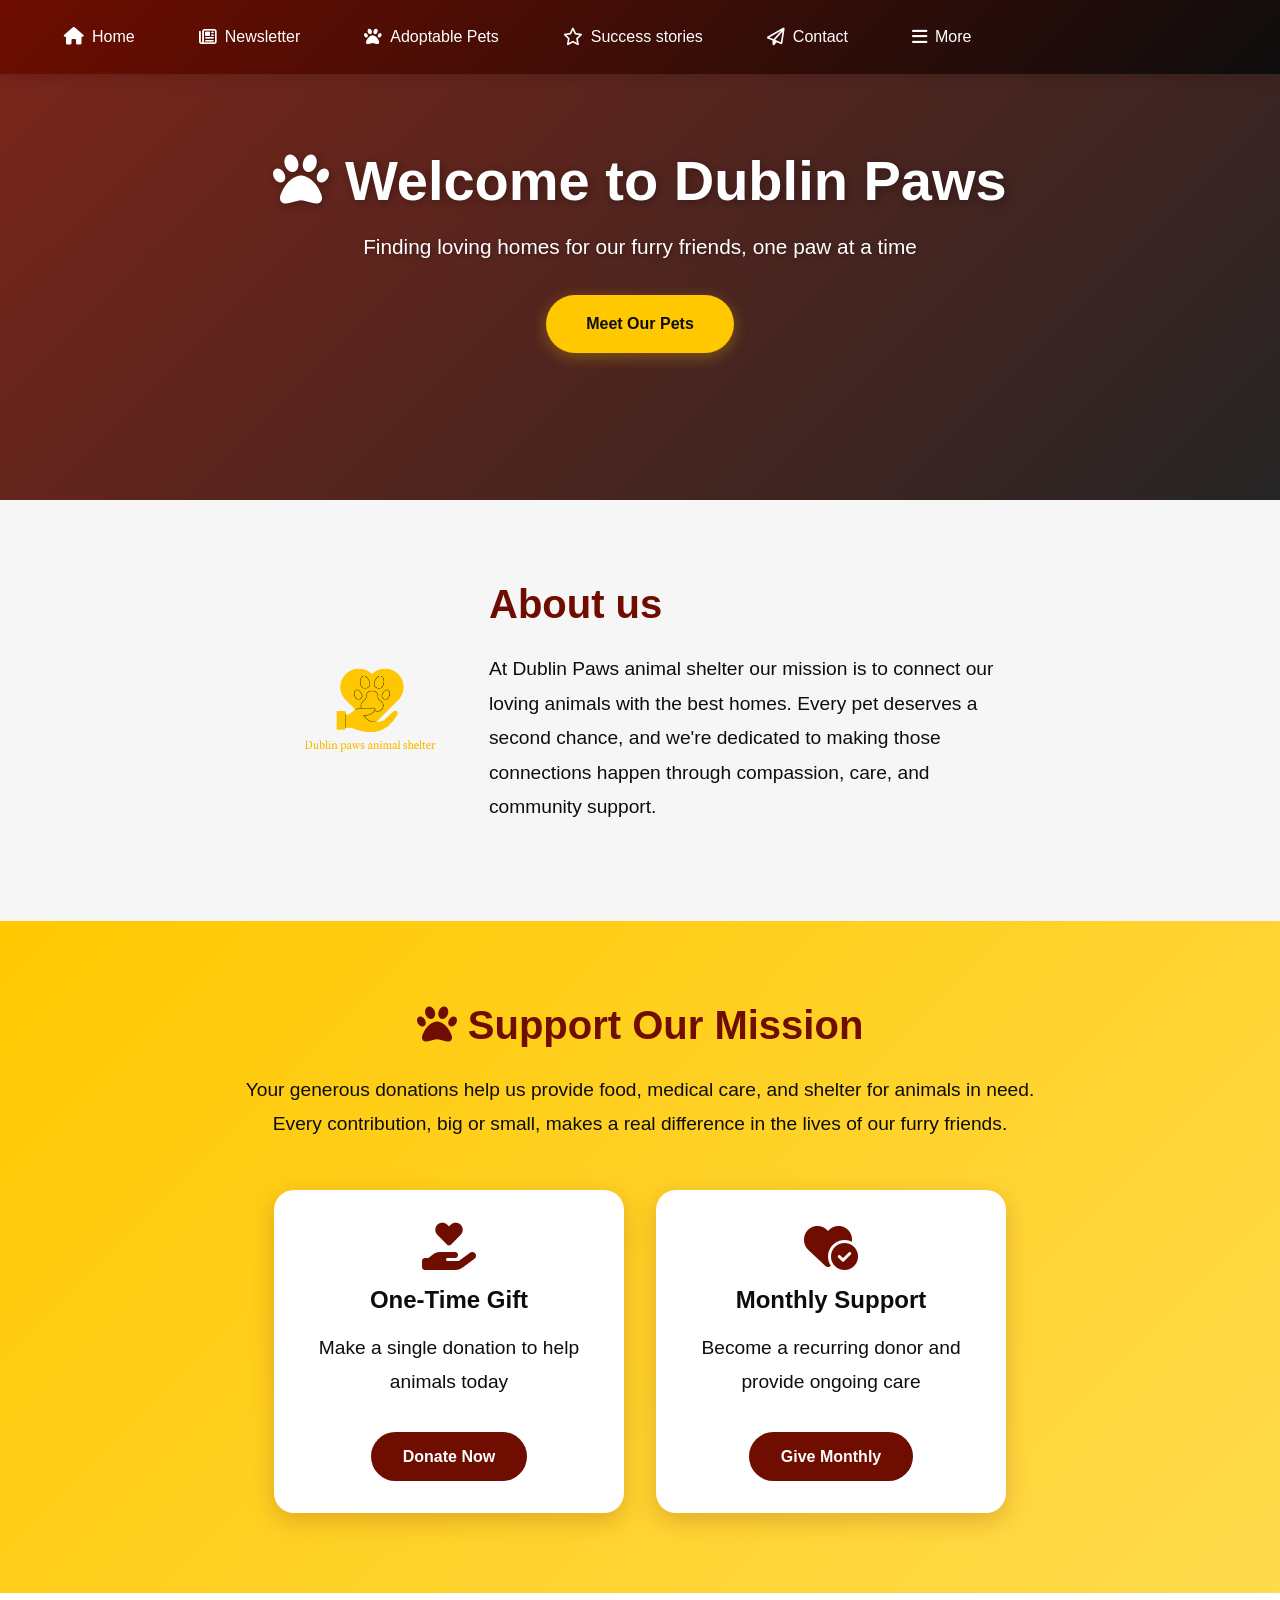
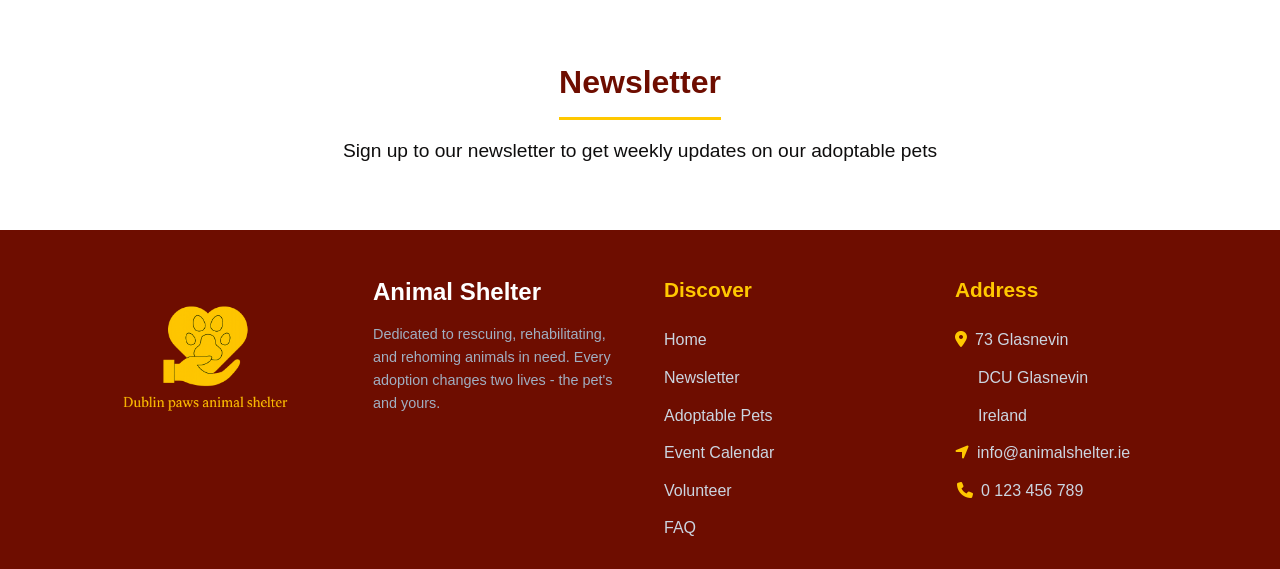
<file: Advanced Web Design/Animal Shelter Website/index.html>
<!DOCTYPE html>
<!--Team Member 2-->
<html lang="en">
  <head>
    <meta charset="UTF-8" />
    <title>Dublin Paws Animal Shelter</title>
    <link rel="icon" type="image/png" href="images/log_yellow.png" />
    <!--Bootstrap CSS-->
    <link
      href="https://cdn.jsdelivr.net/npm/bootstrap@5.3.0/dist/css/bootstrap.min.css"
      rel="stylesheet"
    />
    <!--Font Awesome-->
    <link
      rel="stylesheet"
      href="https://cdnjs.cloudflare.com/ajax/libs/font-awesome/6.4.0/css/all.min.css"
    />
    <!--font links-->
    <!-- class="heading_font_1"-->

    <link href="css/main.css" rel="stylesheet" />
    <link href="css/home.css" rel="stylesheet" />
  </head>
  <body>
    <header class="nav-wsp">
      <div class="nav-right-groupy">
        <nav class="nav-centery">
          <a href="index.html" class="nav-link"
            ><i class="fa-solid fa-house" style="margin-bottom: 2px"></i>Home</a
          >
          <a href="newsletter.html" class="nav-link"
            ><i class="fa-regular fa-newspaper"></i>Newsletter</a
          >
          <a href="adoptable_pets.html" class="nav-link"
            ><i class="fa-solid fa-paw"></i>Adoptable Pets</a
          >
          <a href="success_stories.html" class="nav-link"
            ><i class="fa-regular fa-star" style="margin-bottom: 1px"></i
            >Success stories</a
          >
          <a href="#" class="nav-link"
            ><i class="fa-regular fa-paper-plane"></i>Contact</a
          >

          <div class="downdown">
            <a href="#" class="nav-link"
              ><i class="fa-solid fa-bars"></i>More</a
            >

            <div class="downdown-menu">
              <a href="volunteer.html">Volunteer</a>
              <a href="donate.html">Donate</a>
              <a href="eventcalendar.html">Events</a>
              <a href="faq.html">FAQ</a>
              <a href="lost_pets.html">Lost pets</a>
            </div>
          </div>
        </nav>
      </div>
    </header>

    <!-- Hero Section -->
    <section class="hero-section">
      <div class="hero-content">
        <h1 class="heading_font_1">
          <i class="fa-solid fa-paw"></i> Welcome to Dublin Paws
        </h1>
        <!-- Added the heading class-->
        <p>Finding loving homes for our furry friends, one paw at a time</p>
        <a href="adoptable_pets.html" class="hero-btn heading_font_1"
          >Meet Our Pets</a
        >
        <!-- Added the heading class-->
      </div>
    </section>

    <!-- About Section -->
    <div class="container-fluid" id="about_div">
      <div class="row">
        <div class="col-lg-2 col-md-3 col-sm-12 text-center mb-4 mb-md-0">
          <img src="images/log_yellow.png" class="img-fluid" />
        </div>
        <div class="col-lg-5 col-md-6 col-sm-10">
          <h1 class="heading_font_1">About us</h1>
          <!-- Added the heading class-->
          <p>
            At Dublin Paws animal shelter our mission is to connect our loving
            animals with the best homes. Every pet deserves a second chance, and
            we're dedicated to making those connections happen through
            compassion, care, and community support.
          </p>
        </div>
      </div>
    </div>

    <!-- Donate Section -->
    <div class="container-fluid" id="donate_div">
      <div class="row">
        <div class="col">
          <h2 class="heading_font_1">
            <i class="fa-solid fa-paw"></i> Support Our Mission
          </h2>
          <!-- Added the heading class-->
          <p>
            Your generous donations help us provide food, medical care, and
            shelter for animals in need. Every contribution, big or small, makes
            a real difference in the lives of our furry friends.
          </p>

          <div class="donate-options">
            <div class="donate-card">
              <i class="fa-solid fa-hand-holding-heart"></i>
              <h3 class="heading_font_1">One-Time Gift</h3>
              <!-- Added the heading class-->
              <p>Make a single donation to help animals today</p>
              <a href="donate.html" class="donate-btn">Donate Now</a>
            </div>

            <div class="donate-card">
              <i class="fa-solid fa-heart-circle-check"></i>
              <h3 class="heading_font_1">Monthly Support</h3>
              <!-- Added the heading class-->
              <p>Become a recurring donor and provide ongoing care</p>
              <a href="donate.html" class="donate-btn">Give Monthly</a>
            </div>
          </div>
        </div>
      </div>
    </div>

    <!-- Newsletter Section -->
    <div class="container-fluid" id="Newsletter_div">
      <div class="row">
        <div class="col">
          <a href="newsletter.html" class="heading_font_1">Newsletter</a>
          <!-- Added the heading class-->
          <p>
            Sign up to our newsletter to get weekly updates on our adoptable
            pets
          </p>
        </div>
      </div>
    </div>

    <!-- Footer -->
    <footer>
      <div class="container">
        <div class="footer-blahblah">
          <div class="col footer-lefty">
            <img src="images/log_yellow.png" alt="logo" class="img-fluid" />
          </div>
          <div class="footer-col footer-lefty">
            <h3 class="footer-head">Animal Shelter</h3>
            <p class="footer-cappy">
              Dedicated to rescuing, rehabilitating, and rehoming animals in
              need. Every adoption changes two lives - the pet's and yours.
            </p>
          </div>

          <div class="footer-col footer-middley">
            <h4 class="footer-titley">Discover</h4>
            <a href="index.html" class="footer-link">Home</a>
            <a href="newsletter.html" class="footer-link">Newsletter</a>
            <a href="adoptable_pets.html" class="footer-link">Adoptable Pets</a>
            <a href="event_calendar.html" class="footer-link">Event Calendar</a>
            <a href="volunteer_program.html" class="footer-link">Volunteer</a>
            <a href="faq.html" class="footer-link">FAQ</a>
          </div>

          <div class="footer-col footer-righty">
            <h4 class="footer-titley">Address</h4>
            <p class="footer-addressy">
              <i class="fa-solid fa-location-dot"></i>73 Glasnevin
            </p>
            <p class="footer-addressy" style="margin-left: 23px">
              DCU Glasnevin
            </p>
            <p class="footer-addressy" style="margin-left: 23px">Ireland</p>
            <p class="footer-addressy">
              <i class="fa-solid fa-location-arrow"></i>info@animalshelter.ie
            </p>
            <p class="footer-addressy">
              <i class="fa-solid fa-phone" style="margin-left: 2px"></i>0 123
              456 789
            </p>
          </div>
        </div>
      </div>
    </footer>

    <script src="https://cdn.jsdelivr.net/npm/bootstrap@5.3.0/dist/js/bootstrap.bundle.min.js"></script>
    <script src="animal.js"></script>
  </body>
</html>
</file>
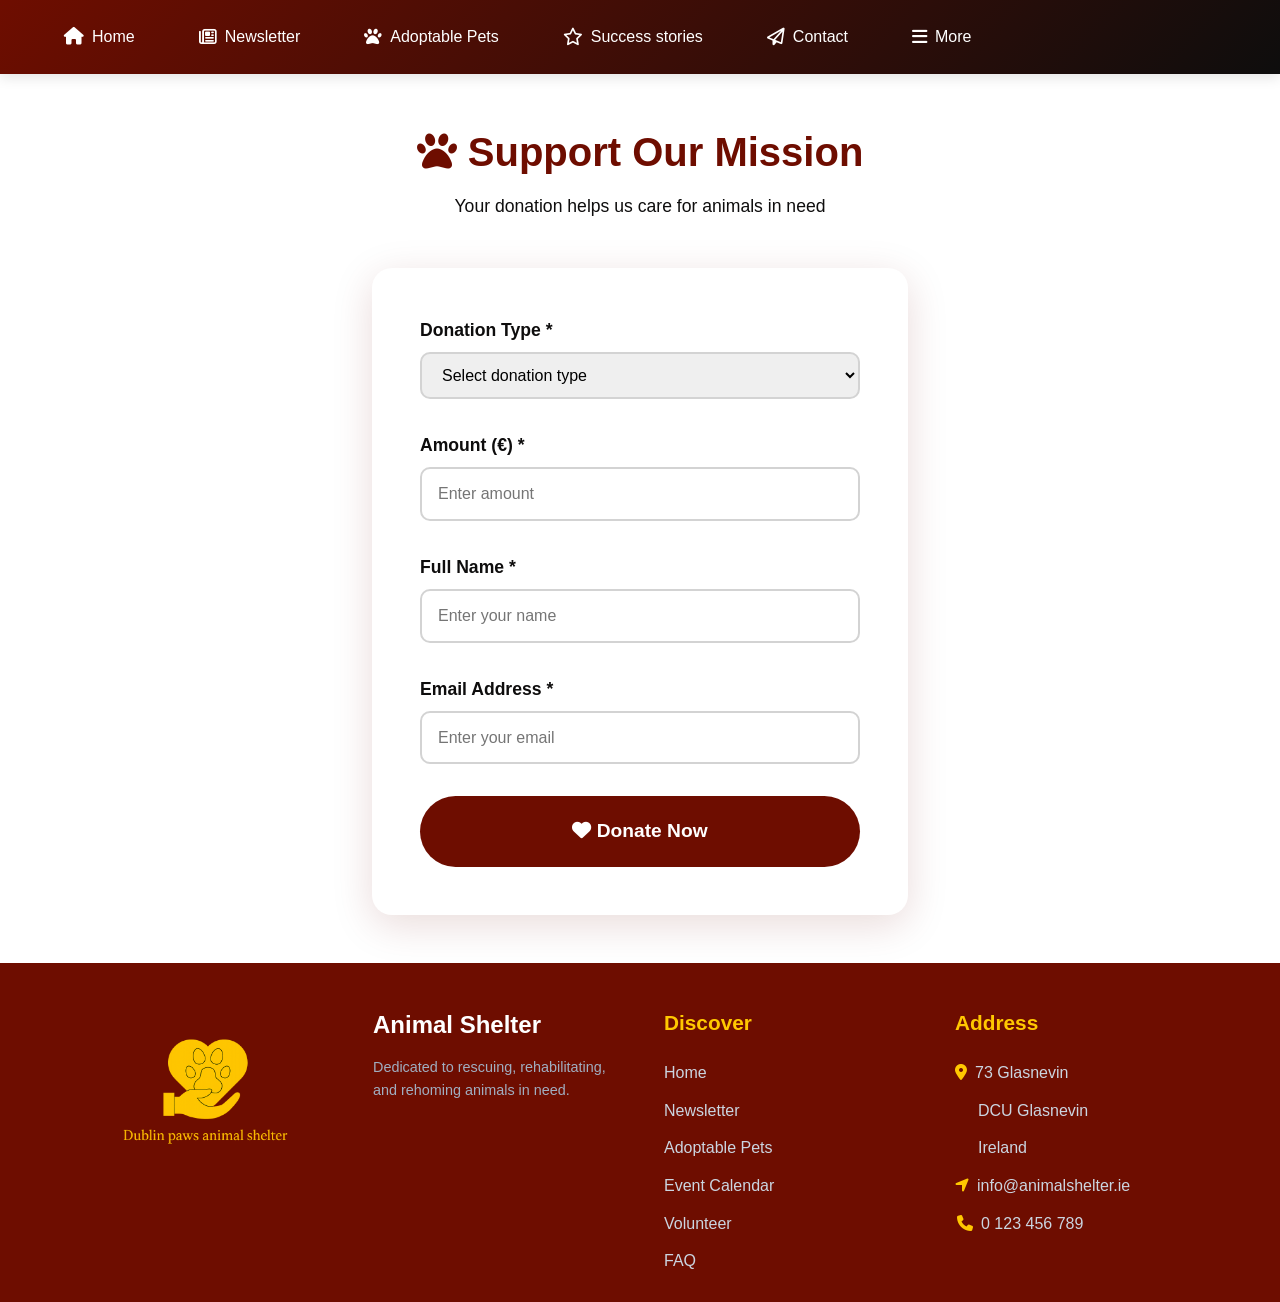
<file: Advanced Web Design/Animal Shelter Website/donate.html>
<!DOCTYPE html>
<!--Team Member 2-->
<html lang="en">
  <head>
    <meta charset="UTF-8" />
    <title>Donation - Dublin Paws Animal Shelter</title>
    <link rel="icon" type="image/png" href="images/log_yellow.png" />
    <!--Bootstrap CSS-->
    <link
      href="https://cdn.jsdelivr.net/npm/bootstrap@5.3.0/dist/css/bootstrap.min.css"
      rel="stylesheet"
    />
    <!--Font Awesome-->
    <link
      rel="stylesheet"
      href="https://cdnjs.cloudflare.com/ajax/libs/font-awesome/6.4.0/css/all.min.css"
    />
    <link href="css/main.css" rel="stylesheet" />
    <link href="css/donate.css" rel="stylesheet" />
  </head>
  <body>
    <header class="nav-wsp">
      <div class="nav-right-groupy">
        <nav class="nav-centery">
          <a href="index.html" class="nav-link"
            ><i class="fa-solid fa-house" style="margin-bottom: 2px"></i>Home</a
          >
          <a href="newsletter.html" class="nav-link"
            ><i class="fa-regular fa-newspaper"></i>Newsletter</a
          >
          <a href="adoptable_pets.html" class="nav-link"
            ><i class="fa-solid fa-paw"></i>Adoptable Pets</a
          >
          <a href="success_stories.html" class="nav-link"
            ><i class="fa-regular fa-star" style="margin-bottom: 1px"></i
            >Success stories</a
          >
          <a href="#" class="nav-link"
            ><i class="fa-regular fa-paper-plane"></i>Contact</a
          >

          <div class="downdown">
            <a href="#" class="nav-link"
              ><i class="fa-solid fa-bars"></i>More</a
            >
            <div class="downdown-menu">
              <a href="volunteer.html">Volunteer</a>
              <a href="donate.html">Donate</a>
              <a href="eventcalendar.html">Events</a>
              <a href="faq.html">FAQ</a>
              <a href="">lost_pets</a>
            </div>
          </div>
        </nav>
      </div>
    </header>

    <!-- Donate Container -->
    <div class="donate-container">
      <div class="donate-header">
        <h1 class="heading_font_1">
          <i class="fa-solid fa-paw"></i> Support Our Mission
        </h1>
        <!--Added the heading class-->
        <p>Your donation helps us care for animals in need</p>
      </div>

      <!-- Donation Form -->
      <div class="donation-form">
        <form id="donationForm">
          <div class="form-group">
            <label for="donationType" class="heading_font_1"
              >Donation Type *</label
            >
            <!--Added the heading_font_1 class-->
            <select id="donationType" required>
              <option value="">Select donation type</option>
              <option value="oneTime">One-Time Donation</option>
              <option value="monthly">Monthly Donation</option>
            </select>
          </div>

          <div class="form-group">
            <label for="amount" class="heading_font_1">Amount (€) *</label>
            <!--Added the heading_font_1 class-->
            <input
              type="number"
              id="amount"
              placeholder="Enter amount"
              min="1"
              required
            />
          </div>

          <div class="form-group">
            <label for="fullName" class="heading_font_1">Full Name *</label>
            <!--Added the heading_font_1 class-->
            <input
              type="text"
              id="fullName"
              placeholder="Enter your name"
              required
            />
          </div>

          <div class="form-group">
            <label for="email" class="heading_font_1">Email Address *</label>
            <!--Added the heading_font_1 class-->
            <input
              type="email"
              id="email"
              placeholder="Enter your email"
              required
            />
          </div>

          <button type="submit" class="submit-btn heading_font_1">
            <!--Added the heading_font_1 class-->
            <i class="fa-solid fa-heart"></i> Donate Now
          </button>

          <div class="success-message" id="successMessage">
            <i class="fa-solid fa-circle-check"></i>
            <h3>Thank You!</h3>
            <p id="successText">
              Your donation will help us continue our mission.
            </p>
          </div>
        </form>
      </div>
    </div>

    <!-- Footer -->
    <footer>
      <div class="container">
        <div class="footer-blahblah">
          <div class="col footer-lefty">
            <img src="images/log_yellow.png" alt="logo" class="img-fluid" />
          </div>
          <div class="footer-col footer-lefty">
            <h3 class="footer-head">Animal Shelter</h3>
            <p class="footer-cappy">
              Dedicated to rescuing, rehabilitating, and rehoming animals in
              need.
            </p>
          </div>

          <div class="footer-col footer-middley">
            <h4 class="footer-titley">Discover</h4>
            <a href="index.html" class="footer-link">Home</a>
            <a href="newsletter.html" class="footer-link">Newsletter</a>
            <a href="adoptable_pets.html" class="footer-link">Adoptable Pets</a>
            <a href="eventcalendar.html" class="footer-link">Event Calendar</a>
            <a href="volunteer.html" class="footer-link">Volunteer</a>
            <a href="faq.html" class="footer-link">FAQ</a>
          </div>

          <div class="footer-col footer-righty">
            <h4 class="footer-titley">Address</h4>
            <p class="footer-addressy">
              <i class="fa-solid fa-location-dot"></i>73 Glasnevin
            </p>
            <p class="footer-addressy" style="margin-left: 23px">
              DCU Glasnevin
            </p>
            <p class="footer-addressy" style="margin-left: 23px">Ireland</p>
            <p class="footer-addressy">
              <i class="fa-solid fa-location-arrow"></i>info@animalshelter.ie
            </p>
            <p class="footer-addressy">
              <i class="fa-solid fa-phone" style="margin-left: 2px"></i>0 123
              456 789
            </p>
          </div>
        </div>
      </div>
    </footer>

    <script src="https://cdn.jsdelivr.net/npm/bootstrap@5.3.0/dist/js/bootstrap.bundle.min.js"></script>
    <script>
      const donationForm = document.getElementById("donationForm");
      const successMessage = document.getElementById("successMessage");
      const successText = document.getElementById("successText");

      donationForm.addEventListener("submit", (e) => {
        e.preventDefault();

        const donationType = document.getElementById("donationType").value;
        const amount = document.getElementById("amount").value;
        const fullName = document.getElementById("fullName").value;

        if (donationType === "monthly") {
          successText.textContent = `Thank you ${fullName}! Your monthly donation of €${amount} will provide ongoing support for animals in need.`;
        } else {
          successText.textContent = `Thank you ${fullName}! Your one-time donation of €${amount} will help us save more animals.`;
        }

        successMessage.classList.add("show");

        // Scroll to success message so user can see it
        successMessage.scrollIntoView({ behavior: "smooth", block: "center" });
      });
    </script>

    <script src="animal.js"></script>
  </body>
</html>
</file>
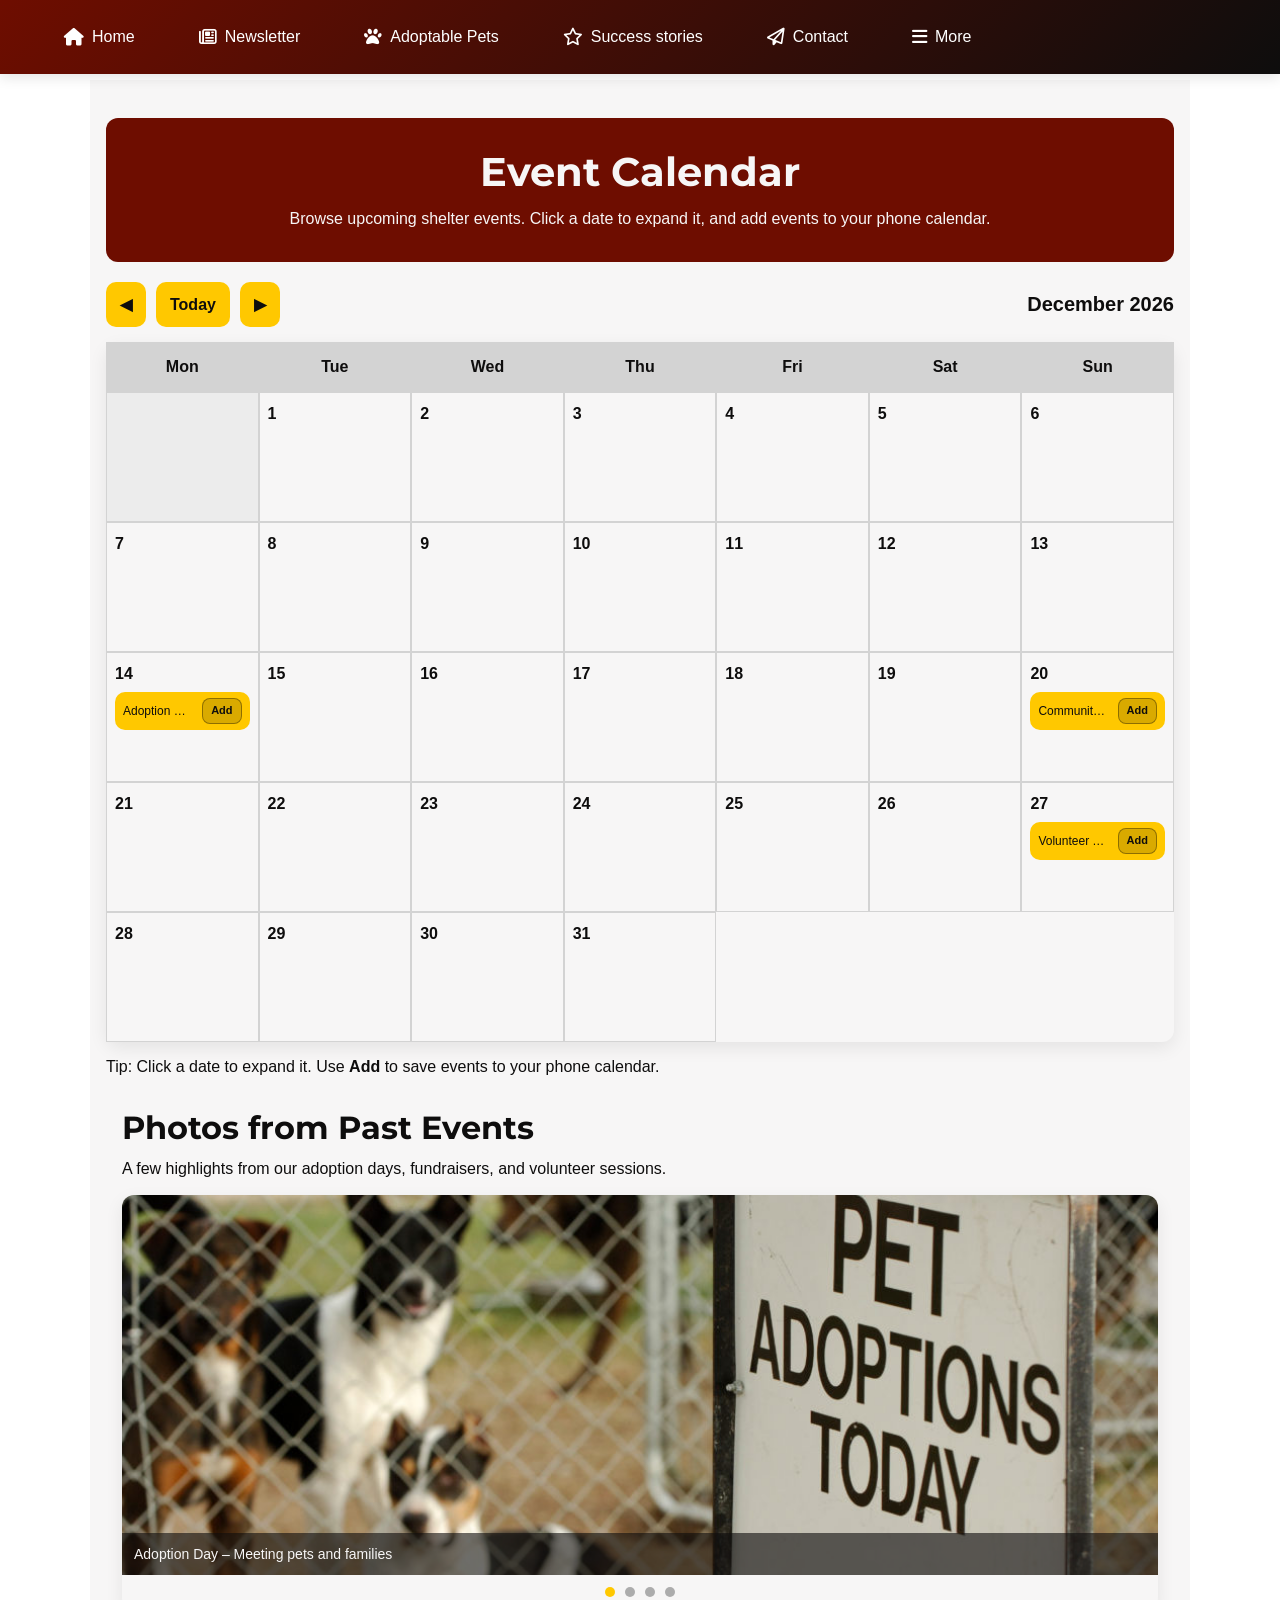
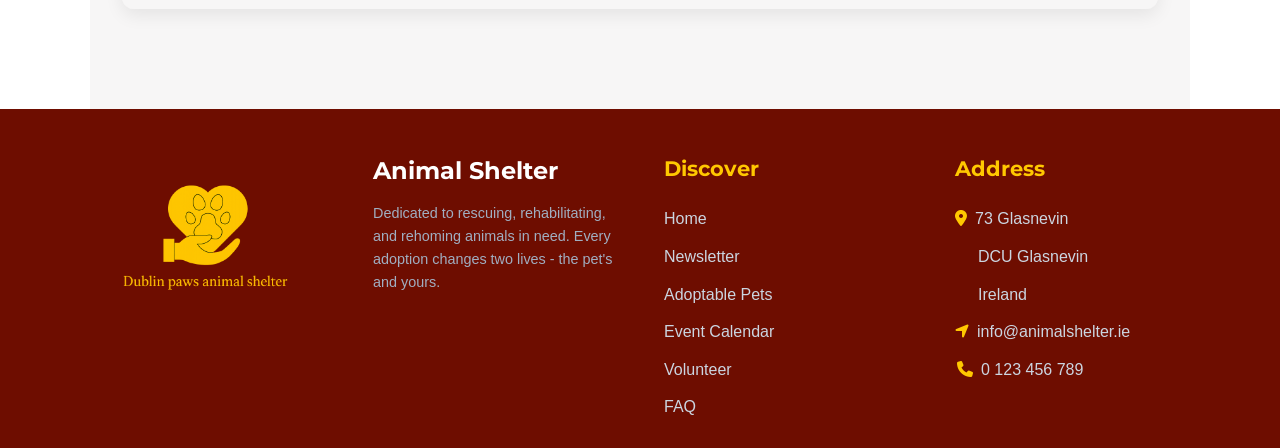
<file: Advanced Web Design/Animal Shelter Website/eventcalendar.html>
<!DOCTYPE html>
<!--Team Member 1-->
<html lang="en">
  <head>
    <meta charset="UTF-8" />
    <title>Event Calendar – Dublin Paws Animal Shelter</title>
    <link rel="icon" type="image/png" href="images/log_yellow.png">
    <meta name="viewport" content="width=device-width, initial-scale=1.0" />

 <!--Bootstrap CSS-->
    <link
      href="https://cdn.jsdelivr.net/npm/bootstrap@5.3.0/dist/css/bootstrap.min.css"
      rel="stylesheet"
    />
    <!-- CSS -->
    <link rel="stylesheet" href="css/main.css" />
    <link rel="stylesheet" href="css/calendar.css" />

    <!-- Fonts -->
    <link
      href="https://fonts.googleapis.com/css2?family=Montserrat:wght@700&display=swap"
      rel="stylesheet"
    />
    <!-- Font Awesome (requested) -->
    <link
      rel="stylesheet"
      href="https://cdnjs.cloudflare.com/ajax/libs/font-awesome/6.4.0/css/all.min.css"
    />
    
  </head>

  <body>
  <!-- NAV -->
<header class="nav-wsp">
    <div class="nav-right-groupy">
        <nav class="nav-centery">
            <a href="index.html" class="nav-link"><i class="fa-solid fa-house"></i>Home</a>
            <a href="newsletter.html" class="nav-link"><i class="fa-regular fa-newspaper"></i>Newsletter</a>
            <a href="adoptable_pets.html" class="nav-link"><i class="fa-solid fa-paw"></i>Adoptable Pets</a>
            <a href="success_stories.html" class="nav-link"><i class="fa-regular fa-star"></i>Success stories</a>
            <a href="contact_us.html" class="nav-link"><i class="fa-regular fa-paper-plane"></i>Contact</a>

            <div class="downdown">
                <a href="#" class="nav-link"><i class="fa-solid fa-bars"></i>More</a>
                <div class="downdown-menu">
                    <a href="volunteer.html">Volunteer</a>
                    <a href="donate.html">Donate</a>
                    <a href="eventcalendar.html">Events</a>
                    <a href="faq.html">FAQ</a>
                    <a href="lostpets.html">Lost pets</a>
                </div>
            </div>
        </nav>
    </div>
</header>

    <!-- MAIN -->
    <main class="cal-wrap">
      <header class="cal-hero">
        <h1 class="heading_font_1">Event Calendar</h1>
        <p>
          Browse upcoming shelter events. Click a date to expand it, and add
          events to your phone calendar.
        </p>
      </header>

      <!-- Controls -->
      <section class="cal-toolbar">
        <div class="cal-nav">
          <button id="prevMonth" type="button">◀</button>
          <button id="todayBtn" type="button">Today</button>
          <button id="nextMonth" type="button">▶</button>
        </div>
        <div id="monthYear" class="cal-title" aria-live="polite"></div>
      </section>

      <!-- Calendar -->
      <section class="cal-grid">
        <div class="cal-dow">
          <div>Mon</div><div>Tue</div><div>Wed</div>
          <div>Thu</div><div>Fri</div><div>Sat</div><div>Sun</div>
        </div>
        <div id="calendar" class="cal-days"></div>
      </section>

      <p class="cal-note">
        Tip: Click a date to expand it. Use <strong>Add</strong> to save events
        to your phone calendar.
      </p>

      <!-- Photo Carousel -->
      <section class="past-events">
        <h2 class="heading_font_1">Photos from Past Events</h2>
        <p class="past-events-sub">
          A few highlights from our adoption days, fundraisers, and volunteer
          sessions.
        </p>

        <div class="carousel" aria-label="Past events photo carousel">
          <input type="radio" name="slides" id="slide1" checked />
          <input type="radio" name="slides" id="slide2" />
          <input type="radio" name="slides" id="slide3" />
          <input type="radio" name="slides" id="slide4" />

          <div class="slides">
            <figure class="slide">
              <img src="images/2.jpg" alt="Adoption Day" />
              <figcaption>Adoption Day – Meeting pets and families</figcaption>
            </figure>

            <figure class="slide">
              <img src="images/1.jpg" alt="Volunteer Training" />
              <figcaption>Volunteer Training – Safe handling</figcaption>
            </figure>

            <figure class="slide">
              <img src="images/4.jpg" alt="Fundraiser Bake Sale" />
              <figcaption>Fundraiser Bake Sale – Supporting vet care</figcaption>
            </figure>

            <figure class="slide">
              <img src="images/3.jpg" alt="Community Walk" />
              <figcaption>Community Dog Walk – Phoenix Park</figcaption>
            </figure>
          </div>

          <div class="dots">
            <label for="slide1" class="dot" aria-label="Slide 1"></label>
            <label for="slide2" class="dot" aria-label="Slide 2"></label>
            <label for="slide3" class="dot" aria-label="Slide 3"></label>
            <label for="slide4" class="dot" aria-label="Slide 4"></label>
          </div>
        </div>
      </section>
    </main>
<!-- Footer -->
    <footer>
      <div class="container">
        <div class="footer-blahblah">
          <div class="col footer-lefty">
            <img src="images/log_yellow.png" alt="logo" class="img-fluid" />
          </div>
          <div class="footer-col footer-lefty">
            <h3 class="footer-head">Animal Shelter</h3>
            <p class="footer-cappy">
              Dedicated to rescuing, rehabilitating, and rehoming animals in
              need. Every adoption changes two lives - the pet's and yours.
            </p>
          </div>

          <div class="footer-col footer-middley">
            <h4 class="footer-titley">Discover</h4>
            <a href="index.html" class="footer-link">Home</a>
            <a href="newsletter.html" class="footer-link">Newsletter</a>
            <a href="adoptable_pets.html" class="footer-link">Adoptable Pets</a>
            <a href="eventcalendar.html" class="footer-link">Event Calendar</a>
            <a href="volunteer.html" class="footer-link">Volunteer</a>
            <a href="faq.html" class="footer-link">FAQ</a>
          </div>

          <div class="footer-col footer-righty">
            <h4 class="footer-titley">Address</h4>
            <p class="footer-addressy">
              <i class="fa-solid fa-location-dot"></i>73 Glasnevin
            </p>
            <p class="footer-addressy" style="margin-left: 23px">
              DCU Glasnevin
            </p>
            <p class="footer-addressy" style="margin-left: 23px">Ireland</p>
            <p class="footer-addressy">
              <i class="fa-solid fa-location-arrow"></i>info@animalshelter.ie
            </p>
            <p class="footer-addressy">
              <i class="fa-solid fa-phone" style="margin-left: 2px"></i>0 123
              456 789
            </p>
          </div>
        </div>
      </div>
    </footer>


    <!-- JS files -->
    <script src="animal.js"></script>

    <!-- Calendar + Carousel JS  -->
    <script>
      // -------- Calendar Logic --------
      let currentDate = new Date();
      const calendar = document.getElementById("calendar");
      const monthYear = document.getElementById("monthYear");

      document.getElementById("prevMonth").onclick = () => {
        currentDate.setMonth(currentDate.getMonth() - 1);
        renderCalendar();
      };
      document.getElementById("nextMonth").onclick = () => {
        currentDate.setMonth(currentDate.getMonth() + 1);
        renderCalendar();
      };
      document.getElementById("todayBtn").onclick = () => {
        currentDate = new Date();
        renderCalendar();
      };

      function mondayFirstIndex(d) {
        return (d + 6) % 7;
      }
      function daysInMonth(y, m) {
        return new Date(y, m + 1, 0).getDate();
      }
      function upcomingDateKey(month, day) {
        const now = new Date();
        let year = now.getFullYear();
        if (now > new Date(year, month - 1, day)) year++;
        return `${year}-${month}-${day}`;
      }

      // Official events
      const events = [
        { date: upcomingDateKey(12, 14), title: "Adoption Day", time: "12:00" },
        {
          date: upcomingDateKey(12, 20),
          title: "Community Dog Walk",
          time: "10:30",
        },
        {
          date: upcomingDateKey(12, 27),
          title: "Volunteer Training",
          time: "11:00",
        },
      ];

      // Click to expand a day cell
      function toggleDay(el) {
        document.querySelectorAll(".day.expanded").forEach((d) => {
          if (d !== el) d.classList.remove("expanded");
        });
        el.classList.toggle("expanded");
      }
      window.toggleDay = toggleDay;

      // Download simple ICS
      function downloadICS(ev) {
        const d = ev.date.split("-");
        const start = `${d[0]}${String(d[1]).padStart(2, "0")}${String(
          d[2]
        ).padStart(2, "0")}T${ev.time.replace(":", "")}00`;

        const ics = `BEGIN:VCALENDAR
VERSION:2.0
BEGIN:VEVENT
DTSTART:${start}
SUMMARY:${ev.title}
END:VEVENT
END:VCALENDAR`;

        const blob = new Blob([ics], { type: "text/calendar" });
        const a = document.createElement("a");
        a.href = URL.createObjectURL(blob);
        a.download = ev.title.replace(/\s+/g, "_") + ".ics";
        a.click();
      }
      window.downloadICS = downloadICS;

      function renderCalendar() {
        calendar.innerHTML = "";
        const y = currentDate.getFullYear();
        const m = currentDate.getMonth();

        monthYear.textContent = currentDate.toLocaleDateString("en-IE", {
          month: "long",
          year: "numeric",
        });

        const start = mondayFirstIndex(new Date(y, m, 1).getDay());
        const total = daysInMonth(y, m);

        for (let i = 0; i < start; i++) {
          calendar.innerHTML += `<div class="day empty"></div>`;
        }

        for (let day = 1; day <= total; day++) {
          const key = `${y}-${m + 1}-${day}`;
          const dayEvents = events.filter((e) => e.date === key);

          let html = "";
          dayEvents.forEach((e) => {
            const safe = JSON.stringify(e).replace(/"/g, "&quot;");
            html += `
              <div class="event event-row">
                <span class="event-title">${e.title} • ${e.time}</span>
                <button class="event-btn" type="button"
                  onclick="event.stopPropagation(); downloadICS(${safe});">
                  Add
                </button>
              </div>
            `;
          });

          calendar.innerHTML += `
            <div class="day read-only" onclick="toggleDay(this)">
              <strong>${day}</strong>
              ${html}
            </div>
          `;
        }
      }

      renderCalendar();

      // -------- Carousel Auto-Rotate (6 seconds) --------
      const slides = [
        document.getElementById("slide1"),
        document.getElementById("slide2"),
        document.getElementById("slide3"),
        document.getElementById("slide4"),
      ];

      let currentSlide = 0;
      setInterval(() => {
        slides[currentSlide].checked = false;
        currentSlide = (currentSlide + 1) % slides.length;
        slides[currentSlide].checked = true;
      }, 6000);
    </script>
  </body>
</html>
</file>
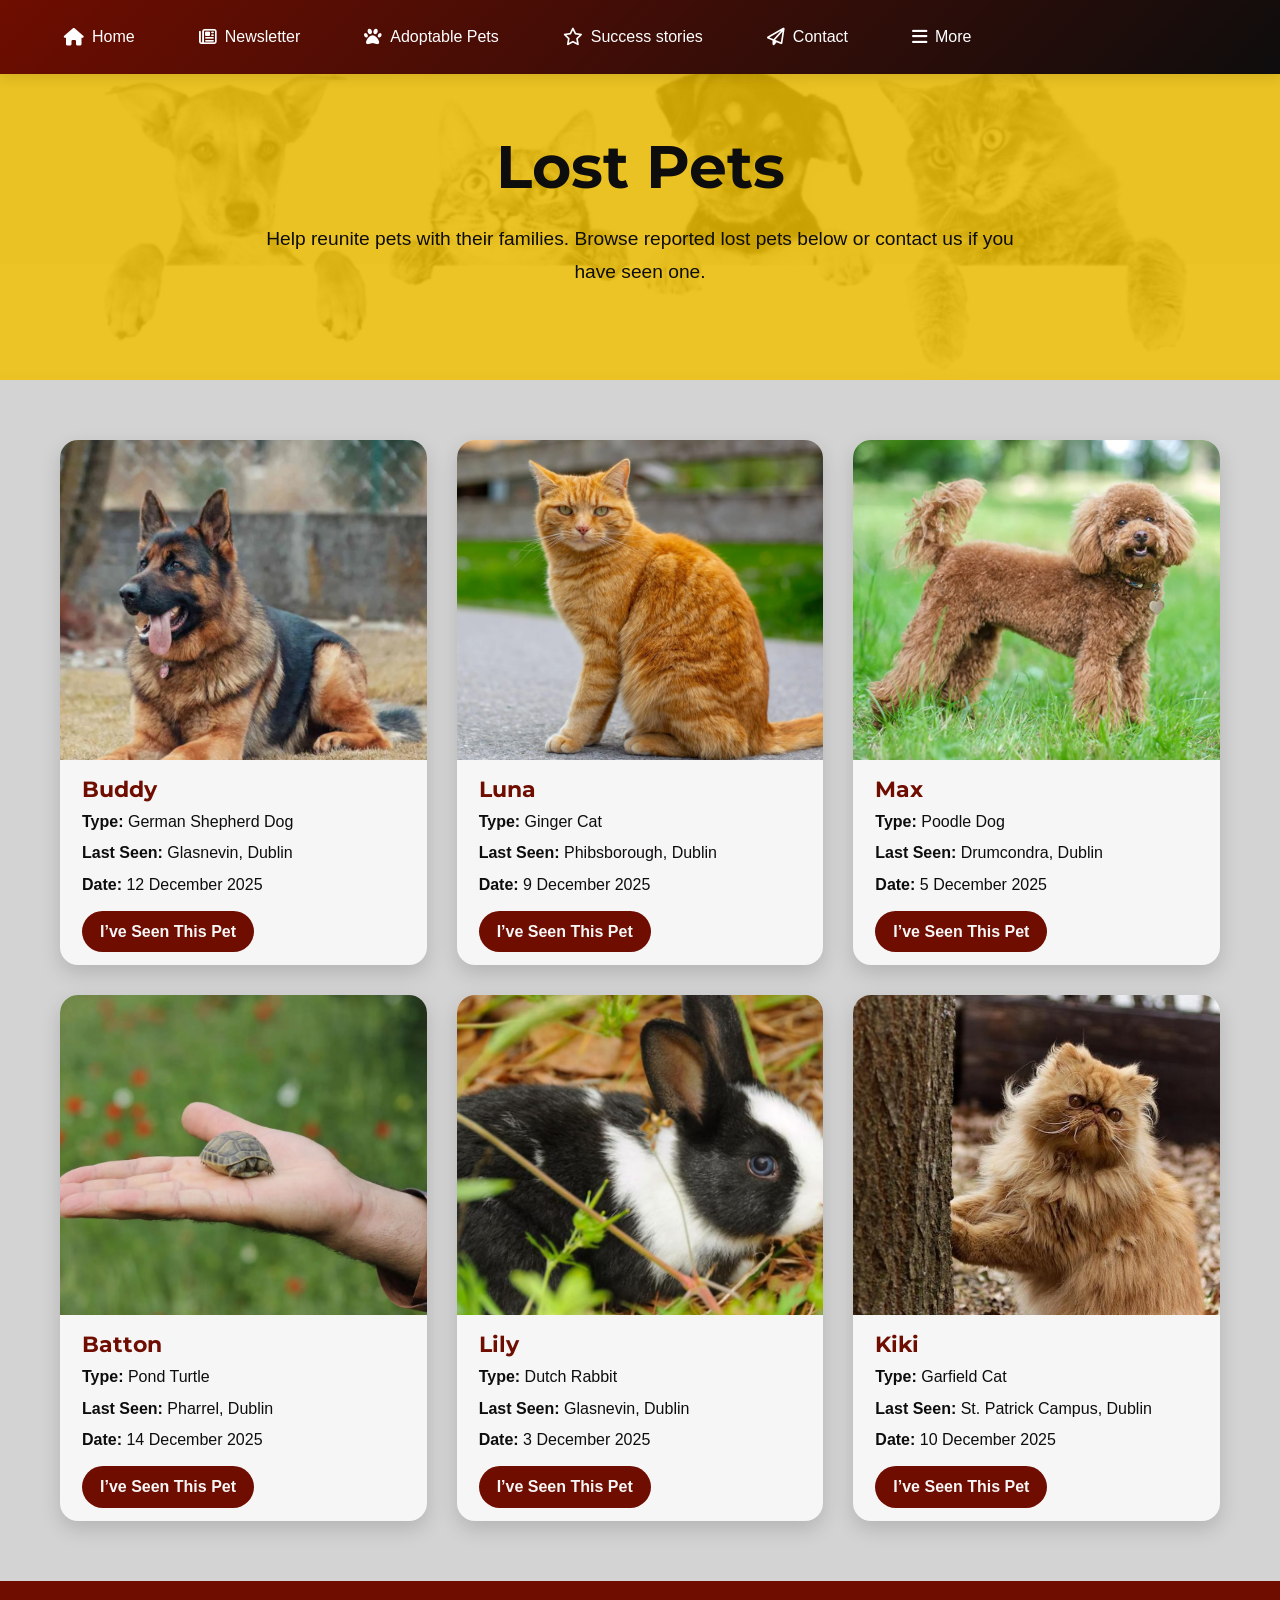
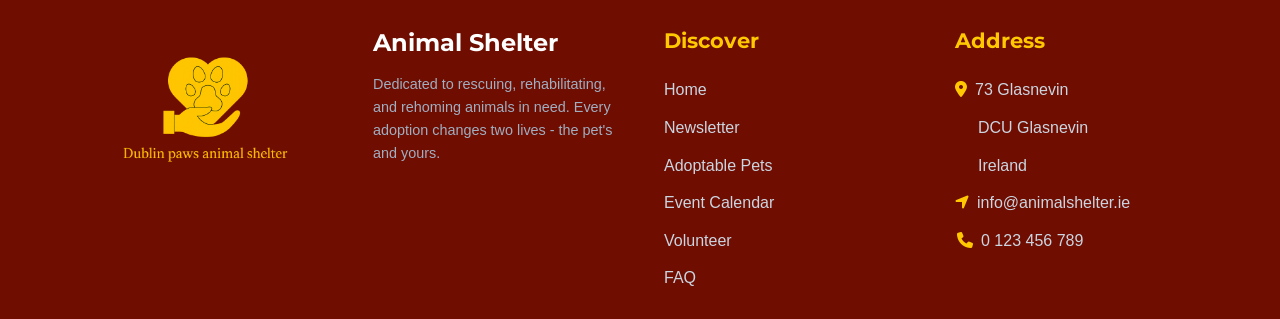
<file: Advanced Web Design/Animal Shelter Website/lostpets.html>
<!DOCTYPE html>
<!--Team Member 1-->
<html lang="en">
<head>
  <meta charset="UTF-8" />
  <meta name="viewport" content="width=device-width, initial-scale=1.0">
  <title>Lost Pets - Dublin Paws Animal Shelter</title>


  <!-- Font Awesome -->
  <link
    rel="stylesheet"
    href="https://cdnjs.cloudflare.com/ajax/libs/font-awesome/6.4.0/css/all.min.css"
  />
  <!-- class="heading_font_1"-->
        <link href="https://fonts.googleapis.com/css2?family=Montserrat:wght@700&display=swap" rel="stylesheet">
     <!--Bootstrap CSS-->
    <link
      href="https://cdn.jsdelivr.net/npm/bootstrap@5.3.0/dist/css/bootstrap.min.css"
      rel="stylesheet"
    />

  <!-- Main site styles -->
  <link rel="stylesheet" href="css/main.css" />

  <!-- Lost Pets page styles -->
  <link rel="stylesheet" href="css/lostpets.css" />
</head>
<body>

  <!-- NAV -->
<header class="nav-wsp">
    <div class="nav-right-groupy">
        <nav class="nav-centery">
            <a href="index.html" class="nav-link"><i class="fa-solid fa-house"></i>Home</a>
            <a href="newsletter.html" class="nav-link"><i class="fa-regular fa-newspaper"></i>Newsletter</a>
            <a href="adoptable_pets.html" class="nav-link"><i class="fa-solid fa-paw"></i>Adoptable Pets</a>
            <a href="success_stories.html" class="nav-link"><i class="fa-regular fa-star"></i>Success stories</a>
            <a href="contact_us.html" class="nav-link"><i class="fa-regular fa-paper-plane"></i>Contact</a>

            <div class="downdown">
                <a href="#" class="nav-link"><i class="fa-solid fa-bars"></i>More</a>
                <div class="downdown-menu">
                    <a href="volunteer.html">Volunteer</a>
                    <a href="donate.html">Donate</a>
                    <a href="eventcalendar.html">Events</a>
                    <a href="faq.html">FAQ</a>
                    <a href="lostpets.html">Lost pets</a>
                </div>
            </div>
        </nav>
    </div>
</header>

  <!-- HERO -->
  <section class="lost-hero">
    <h1 class="heading_font_1">Lost Pets</h1>
    <p>
      Help reunite pets with their families. Browse reported lost pets below or
      contact us if you have seen one.
    </p>
  </section>

  <!-- LOST PETS GRID -->
  <section class="lost-container">

    <div class="lost-card">
      <img src="images/7.jpg" alt="Lost dog" />
      <div class="lost-info">
        <h3 class="heading_font_1">Buddy</h3>
        <p><strong>Type:</strong> German Shepherd Dog</p>
        <p><strong>Last Seen:</strong> Glasnevin, Dublin</p>
        <p><strong>Date:</strong> 12 December 2025</p>
        <a href="mailto:info@animalshelter.ie" class="lost-btn">I’ve Seen This Pet</a>
      </div>
    </div>

    <div class="lost-card">
      <img src="images/9.jpg" alt="Lost cat" />
      <div class="lost-info">
        <h3 class="heading_font_1">Luna</h3>
        <p><strong>Type:</strong> Ginger Cat</p>
        <p><strong>Last Seen:</strong> Phibsborough, Dublin</p>
        <p><strong>Date:</strong> 9 December 2025</p>
        <a href="mailto:info@animalshelter.ie" class="lost-btn">I’ve Seen This Pet</a>
      </div>
    </div>

    <div class="lost-card">
      <img src="images/8.jpg" alt="Lost dog" />
      <div class="lost-info">
        <h3 class="heading_font_1">Max</h3>
        <p><strong>Type:</strong> Poodle Dog</p>
        <p><strong>Last Seen:</strong> Drumcondra, Dublin</p>
        <p><strong>Date:</strong> 5 December 2025</p>
        <a href="mailto:info@animalshelter.ie" class="lost-btn">I’ve Seen This Pet</a>
      </div>
    </div>
<div class="lost-card">
      <img src="images/5.jpg" alt="Lost Turtle" />
      <div class="lost-info">
        <h3 class="heading_font_1">Batton</h3>
        <p><strong>Type:</strong> Pond Turtle</p>
        <p><strong>Last Seen:</strong> Pharrel, Dublin</p>
        <p><strong>Date:</strong> 14 December 2025</p>
        <a href="mailto:info@animalshelter.ie" class="lost-btn">I’ve Seen This Pet</a>
      </div>
    </div>
    <div class="lost-card">
      <img src="images/10.jpg" alt="Lost Rabbit" />
      <div class="lost-info">
        <h3 class="heading_font_1">Lily</h3>
        <p><strong>Type:</strong> Dutch Rabbit</p>
        <p><strong>Last Seen:</strong> Glasnevin, Dublin</p>
        <p><strong>Date:</strong> 3 December 2025</p>
        <a href="mailto:info@animalshelter.ie" class="lost-btn">I’ve Seen This Pet</a>
      </div>
    </div>
    <div class="lost-card">
      <img src="images/11.jpg" alt="Lost Cat" />
      <div class="lost-info">
        <h3 class="heading_font_1">Kiki</h3>
        <p><strong>Type:</strong> Garfield Cat</p>
        <p><strong>Last Seen:</strong> St. Patrick Campus, Dublin</p>
        <p><strong>Date:</strong> 10 December 2025</p>
        <a href="mailto:info@animalshelter.ie" class="lost-btn">I’ve Seen This Pet</a>
      </div>
    </div>
  </section>
<!-- Footer -->
    <footer>
      <div class="container">
        <div class="footer-blahblah">
          <div class="col footer-lefty">
            <img src="images/log_yellow.png" alt="logo" class="img-fluid" />
          </div>
          <div class="footer-col footer-lefty">
            <h3 class="footer-head">Animal Shelter</h3>
            <p class="footer-cappy">
              Dedicated to rescuing, rehabilitating, and rehoming animals in
              need. Every adoption changes two lives - the pet's and yours.
            </p>
          </div>

          <div class="footer-col footer-middley">
            <h4 class="footer-titley">Discover</h4>
            <a href="index.html" class="footer-link">Home</a>
            <a href="newsletter.html" class="footer-link">Newsletter</a>
            <a href="adoptable_pets.html" class="footer-link">Adoptable Pets</a>
            <a href="eventcalendar.html" class="footer-link">Event Calendar</a>
            <a href="volunteer.html" class="footer-link">Volunteer</a>
            <a href="faq.html" class="footer-link">FAQ</a>
          </div>

          <div class="footer-col footer-righty">
            <h4 class="footer-titley">Address</h4>
            <p class="footer-addressy">
              <i class="fa-solid fa-location-dot"></i>73 Glasnevin
            </p>
            <p class="footer-addressy" style="margin-left: 23px">
              DCU Glasnevin
            </p>
            <p class="footer-addressy" style="margin-left: 23px">Ireland</p>
            <p class="footer-addressy">
              <i class="fa-solid fa-location-arrow"></i>info@animalshelter.ie
            </p>
            <p class="footer-addressy">
              <i class="fa-solid fa-phone" style="margin-left: 2px"></i>0 123
              456 789
            </p>
          </div>
        </div>
      </div>
    </footer>

    <script src="animal.js"></script>

</body>
</html>
</file>
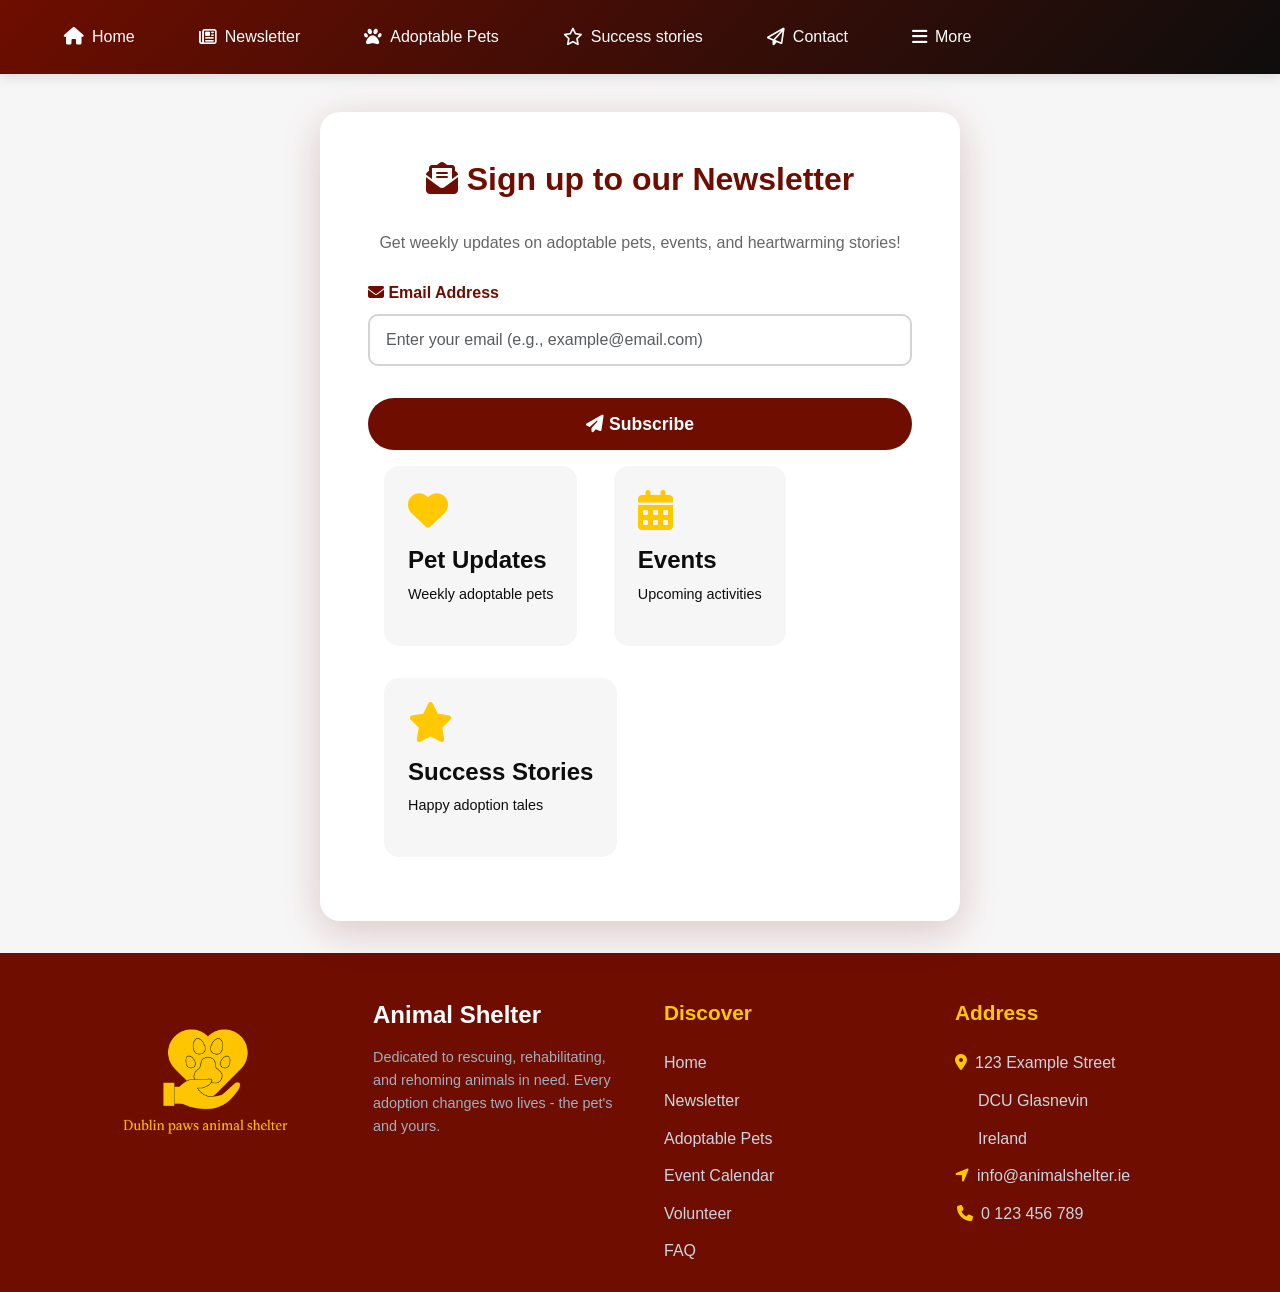
<file: Advanced Web Design/Animal Shelter Website/newsletter.html>
<!DOCTYPE html>
<!--Team Member 2-->
<html lang="en">
  <head>
    <meta charset="UTF-8" />
    <title>Newsletter & Sign In – Dublin Paws Animal Shelter</title>
    <link rel="icon" type="image/png" href="images/log_yellow.png" />
    <!--page css-->
    <!--The css later in the code will overload the css above it.
            In this case, the main css will win over the page css.-->
    <!--Bootstrap CSS-->
    <link
      href="https://cdn.jsdelivr.net/npm/bootstrap@5.3.0/dist/css/bootstrap.min.css"
      rel="stylesheet"
    />
    <!--Font Awesome-->
    <link
      rel="stylesheet"
      href="https://cdnjs.cloudflare.com/ajax/libs/font-awesome/6.4.0/css/all.min.css"
    />

    <!--main css-->
    <link rel="stylesheet" href="css/main.css" />
    <link rel="stylesheet" href="css/newsletter.css" />
  </head>
  <body>
    <header class="nav-wsp">
      <div class="nav-right-groupy">
        <nav class="nav-centery">
          <a href="index.html" class="nav-link"
            ><i class="fa-solid fa-house" style="margin-bottom: 2px"></i>Home</a
          >
          <a href="newsletter.html" class="nav-link"
            ><i class="fa-regular fa-newspaper"></i>Newsletter</a
          >
          <a href="adoptable_pets.html" class="nav-link"
            ><i class="fa-solid fa-paw"></i>Adoptable Pets</a
          >
          <a href="success_stories.html" class="nav-link"
            ><i class="fa-regular fa-star" style="margin-bottom: 1px"></i
            >Success stories</a
          >
          <a href="contact_us.html" class="nav-link"
            ><i class="fa-regular fa-paper-plane"></i>Contact</a
          >

          <div class="downdown">
            <a href="#" class="nav-link"
              ><i class="fa-solid fa-bars"></i>More</a
            >

            <div class="downdown-menu">
              <a href="volunteer.html">Volunteer</a>
              <a href="donate.html">Donate</a>
              <a href="eventcalendar.html">Events</a>
              <a href="faq.html">FAQ</a>
              <a href="lost_pets.html">Lost pets</a>
            </div>
          </div>
        </nav>
      </div>
    </header>

    <div class="container-fluid">
      <div class="row justify-content-center">
        <div class="col-lg-6 col-md-8 col-sm-12" id="newsletter">
          <h2 class="heading_font_1">
            <!-- Added the heading class-->
            <i class="fa-solid fa-envelope-open-text"></i> Sign up to our
            Newsletter
          </h2>
          <p class="text-center mb-4" style="color: #666">
            Get weekly updates on adoptable pets, events, and heartwarming
            stories!
          </p>

          <form id="newsletterForm">
            <div class="mb-3">
              <label for="emailInput" class="form-label heading_font_1">
                <i class="fa-solid fa-envelope"></i> Email Address
                <!-- Added the heading class-->
              </label>
              <input
                type="email"
                class="form-control"
                id="emailInput"
                placeholder="Enter your email (e.g., example@email.com)"
                required
              />
              <div id="emailError" class="text-danger mt-2 d-none">
                <i class="fa-solid fa-circle-exclamation"></i> Please enter a
                valid email address
              </div>
            </div>
            <button type="submit" class="BUTTON heading_font_1">
              <i class="fa-solid fa-paper-plane"></i> Subscribe
              <!-- Added the heading class-->
            </button>
            <div id="successMessage" class="alert successMessage mt-3 d-none">
              <i class="fa-solid fa-check-circle"></i> You have successfully
              subscribed to our Newsletter!
            </div>
          </form>

          <div class="newsletter-features">
            <div class="feature-item">
              <i class="fa-solid fa-heart"></i>
              <h4 class="heading_font_1">Pet Updates</h4>
              <!-- Added the heading class-->
              <p>Weekly adoptable pets</p>
            </div>
            <div class="feature-item">
              <i class="fa-solid fa-calendar-days"></i>
              <h4 class="heading_font_1">Events</h4>
              <!-- Added the heading class-->
              <p>Upcoming activities</p>
            </div>
            <div class="feature-item">
              <i class="fa-solid fa-star"></i>
              <h4 class="heading_font_1">Success Stories</h4>
              <!-- Added the heading class-->
              <p>Happy adoption tales</p>
            </div>
          </div>
        </div>
      </div>
    </div>
    <footer>
      <div class="container">
        <div class="footer-blahblah">
          <div class="col footer-lefty">
            <img src="images/log_yellow.png" alt="logo" class="img-fluid" />
          </div>
          <div class="footer-col footer-lefty">
            <h3 class="footer-head">Animal Shelter</h3>
            <p class="footer-cappy">
              Dedicated to rescuing, rehabilitating, and rehoming animals in
              need. Every adoption changes two lives - the pet's and yours.
            </p>
          </div>

          <div class="footer-col footer-middley">
            <h4 class="footer-titley">Discover</h4>
            <a href="index.html" class="footer-link">Home</a>
            <a href="newsletter.html" class="footer-link">Newsletter</a>
            <a href="adoptable_pets.html" class="footer-link">Adoptable Pets</a>
            <a href="eventcalendar.html" class="footer-link">Event Calendar</a>
            <a href="volunteer.html" class="footer-link">Volunteer</a>
            <a href="faq.html" class="footer-link">FAQ</a>
          </div>

          <div class="footer-col footer-righty">
            <h4 class="footer-titley">Address</h4>
            <p class="footer-addressy">
              <i class="fa-solid fa-location-dot"></i>123 Example Street
            </p>
            <p class="footer-addressy" style="margin-left: 23px">
              DCU Glasnevin
            </p>
            <p class="footer-addressy" style="margin-left: 23px">Ireland</p>
            <p class="footer-addressy">
              <i class="fa-solid fa-location-arrow"></i>info@animalshelter.ie
            </p>
            <p class="footer-addressy">
              <i class="fa-solid fa-phone" style="margin-left: 2px"></i>0 123
              456 789
            </p>
          </div>
        </div>
      </div>
    </footer>
    <script>
      document
        .getElementById("newsletterForm")
        .addEventListener("submit", function (event) {
          event.preventDefault(); // Prevent form from actually submitting

          let email = document.getElementById("emailInput").value;
          let emailError = document.getElementById("emailError");
          let successMessage = document.getElementById("successMessage");

          // Email validation - check for @ and . after @
          if (email.includes("@") && email.indexOf(".") > email.indexOf("@")) {
            // Hide error if it was showing
            emailError.classList.add("d-none");

            // Show success message
            successMessage.classList.remove("d-none");

            // Clear the input field
            document.getElementById("emailInput").value = "";

            // Hide success message after 5 seconds
            setTimeout(function () {
              successMessage.classList.add("d-none");
            }, 5000);

            console.log("Newsletter subscription successful for:", email);
          } else {
            // Show error message
            emailError.classList.remove("d-none");
            successMessage.classList.add("d-none");
            console.log("Invalid email address");
          }
        });

      // Real-time validation feedback
      document
        .getElementById("emailInput")
        .addEventListener("input", function () {
          let emailError = document.getElementById("emailError");
          let email = this.value;

          if (
            email.length > 0 &&
            (!email.includes("@") || email.indexOf(".") <= email.indexOf("@"))
          ) {
            emailError.classList.remove("d-none");
          } else {
            emailError.classList.add("d-none");
          }
        });
    </script>

    <script src="https://cdn.jsdelivr.net/npm/bootstrap@5.3.0/dist/js/bootstrap.bundle.min.js"></script>
    <script src="animal.js"></script>
  </body>
</html>
</file>
<file: Advanced Web Design/Animal Shelter Website/css/main.css>
:root {
  --off-black: #0e0d0d;
  --off-white: #f7f6f6;
  --light-grey: #d3d3d3;
  --dark-red: #6e0d00;
  --yellow: #ffc800;
}

.heading_font_1 {
  font-family: "Montserrat", sans-serif;
  font-optical-sizing: auto;
  font-weight: 700; /* bold */
  font-style: normal;
}

.body {
  font-family: "Arial", sans-serif;
}
* {
  margin: 0;
  padding: 0;
  box-sizing: border-box;
}

body {
  font-family: "Poppins", sans-serif;
  color: var(--off-black);
  line-height: 1.6;
  overflow-x: hidden;
  padding-top: 80px;
}

/* Navigation Styles */
.nav-wsp {
  background: linear-gradient(135deg, #6e0d00 0%, #0e0d0d 100%);
  padding: 1rem 3rem;
  display: flex;
  justify-content: space-between;
  align-items: center;
  box-shadow: 0 4px 12px rgba(0, 0, 0, 0.1);
  position: fixed;
  top: 0;
  width: 100%;
  transition: top 0.3s ease;
  z-index: 1000;
}

.nav-lefty img {
  height: 60px;
  filter: brightness(0) invert(1);
}

.nav-right-groupy {
  display: flex;
  align-items: center;
}

.nav-centery {
  display: flex;
  gap: 2rem;
  align-items: center;
}

.nav-link {
  color: white !important;
  text-decoration: none;
  font-weight: 500;
  display: flex;
  align-items: center;
  gap: 0.5rem;
  transition: all 0.3s ease;
  padding: 0.5rem 1rem;
  border-radius: 8px;
}

.nav-link:hover {
  background: rgba(255, 255, 255, 0.2);
  transform: translateY(-2px);
}

.nav-link i {
  font-size: 1.1rem;
}

.downdown {
  position: relative;
}

.downdown-menu {
  position: absolute;
  top: 100%;
  right: 0;
  background: white;
  min-width: 180px;
  box-shadow: 0 8px 24px rgba(0, 0, 0, 0.15);
  border-radius: 12px;
  padding: 0.5rem 0;
  opacity: 0;
  visibility: hidden;
  transform: translateY(-10px);
  transition: all 0.3s ease;
  margin-top: 0.5rem;
}

.downdown:hover .downdown-menu {
  opacity: 1;
  visibility: visible;
  transform: translateY(0);
}

.downdown-menu a {
  display: block;
  padding: 0.75rem 1.5rem;
  color: #333;
  text-decoration: none;
  transition: all 0.3s ease;
}

.downdown-menu a:hover {
  background: #f0f0f0;
  padding-left: 2rem;
}

/* Footer code */
footer {
  background: #6e0d00;
  color: white;
  padding: 3rem 0 1rem;
}

.footer-blahblah {
  display: flex;
  justify-content: space-between;
  gap: 3rem;
}

.footer-blahblah h3,
.footer-blahblah h4 {
  font-family: "Montserrat", sans-serif;
  font-optical-sizing: auto;
  font-weight: 700; /* bold */
  font-style: normal;
}

.footer-col {
  flex: 1;
}

.footer-logo {
  height: 60px;
  margin-bottom: 1rem;
  filter: brightness(0) invert(1);
}

.footer-head {
  font-family: "Montserrat", sans-serif;
  font-size: 1.5rem;
  margin-bottom: 1rem;
}

.footer-cappy {
  font-size: 0.9rem;
  color: #a0aec0;
  line-height: 1.6;
}

.footer-titley {
  font-family: "Montserrat", sans-serif;
  font-size: 1.3rem;
  margin-bottom: 1.5rem;
  color: #ffc800;
}

.footer-link {
  display: block;
  color: #cbd5e0;
  text-decoration: none;
  margin-bottom: 0.75rem;
  transition: all 0.3s ease;
}

.footer-link:hover {
  color: white;
  padding-left: 0.5rem;
}

.footer-addressy {
  color: #cbd5e0;
  margin-bottom: 0.75rem;
}

.footer-addressy i {
  color: #ffc800;
  margin-right: 0.5rem;
}

/* Responsive */
@media (max-width: 768px) {
  .nav-wsp {
    padding: 1rem;
    flex-direction: column;
    gap: 1rem;
  }

  .nav-centery {
    flex-wrap: wrap;
    justify-content: center;
    gap: 1rem;
  }

  .hero-content h1 {
    font-size: 2.5rem;
  }

  .footer-blahblah {
    flex-direction: column;
  }
}
</file>
<file: Advanced Web Design/Animal Shelter Website/css/home.css>
@import url("main.css");

body {
  margin: 0;
  padding: 0;
}

.hero-section {
  background: linear-gradient(
      135deg,
      rgba(110, 13, 0, 0.9),
      rgba(14, 13, 13, 0.9)
    ),
    url("https://images.unsplash.com/photo-1450778869180-41d0601e046e?w=1600")
      center/cover;
  min-height: 500px;
  display: flex;
  align-items: center;
  justify-content: center;
  text-align: center;
  color: white;
  padding: 4rem 2rem;
}

.hero-content h1 {
  font-family: "Montserrat", sans-serif;
  font-size: 3.5rem;
  margin-bottom: 1rem;
  text-shadow: 2px 2px 8px rgba(0, 0, 0, 0.3);
}

.hero-content p {
  font-size: 1.3rem;
  max-width: 700px;
  margin: 0 auto 2rem;
  text-shadow: 1px 1px 4px rgba(0, 0, 0, 0.3);
}

.hero-btn {
  background: #ffc800;
  color: #0e0d0d;
  padding: 1rem 2.5rem;
  border-radius: 50px;
  text-decoration: none;
  font-weight: 600;
  display: inline-block;
  transition: all 0.3s ease;
  box-shadow: 0 4px 15px rgba(255, 200, 0, 0.3);
}

.hero-btn:hover {
  transform: translateY(-3px);
  box-shadow: 0 6px 20px rgba(255, 200, 0, 0.5);
  background: #ffdb4d;
}

/* About Section */
#about_div {
  padding: 5rem 0;
  background: #f7f6f6;
  text-align: center;
}

#about_div .row {
  align-items: center;
  justify-content: center;
}

#about_div .col-2 img {
  border-radius: 20px;
  box-shadow: 0 8px 24px rgba(110, 13, 0, 0.3);
  display: flex;
  justify-content: center;
}

#about_div .col-lg-5,
#about_div .col-md-6,
#about_div .col-sm-10 {
  text-align: left;
}

#about_div h1 {
  font-family: "Montserrat", sans-serif;
  color: #6e0d00;
  font-size: 2.5rem;
  margin-bottom: 1.5rem;
}

#about_div p {
  font-size: 1.2rem;
  color: #0e0d0d;
  line-height: 1.8;
}

/* Donate Section */
#donate_div {
  background: linear-gradient(135deg, #ffc800 0%, #ffdb4d 100%);
  padding: 5rem 0;
  text-align: center;
}

#donate_div h2 {
  font-family: "Montserrat", sans-serif;
  color: #6e0d00;
  font-size: 2.5rem;
  margin-bottom: 1.5rem;
}

#donate_div p {
  font-size: 1.2rem;
  color: #0e0d0d;
  max-width: 800px;
  margin: 0 auto 2rem;
  line-height: 1.8;
}

.donate-options {
  display: flex;
  justify-content: center;
  gap: 2rem;
  flex-wrap: wrap;
  margin-top: 3rem;
  max-width: 800px;
  margin-left: auto;
  margin-right: auto;
}

.donate-card {
  background: white;
  padding: 2rem;
  border-radius: 20px;
  box-shadow: 0 8px 24px rgba(110, 13, 0, 0.2);
  transition: all 0.3s ease;
  flex: 1;
  min-width: 300px;
  max-width: 350px;
}

.donate-card:hover {
  transform: translateY(-10px);
  box-shadow: 0 12px 32px rgba(110, 13, 0, 0.3);
}

.donate-card i {
  font-size: 3rem;
  color: #6e0d00;
  margin-bottom: 1rem;
}

.donate-card h3 {
  font-family: "Montserrat", sans-serif;
  color: #0e0d0d;
  font-size: 1.5rem;
  margin-bottom: 1rem;
}

.donate-card p {
  font-size: 1rem;
  color: #555;
  margin-bottom: 1.5rem;
}

.donate-btn {
  background: #6e0d00;
  color: white;
  padding: 0.75rem 2rem;
  border-radius: 50px;
  text-decoration: none;
  font-weight: 600;
  display: inline-block;
  transition: all 0.3s ease;
}

.donate-btn:hover {
  background: #0e0d0d;
  transform: scale(1.05);
  color: white;
}

/* Newsletter Section */
#Newsletter_div {
  padding: 4rem 0;
  text-align: center;
  color: #0e0d0d;
}

#Newsletter_div a {
  color: #6e0d00;
  font-size: 2rem;
  font-family: "Montserrat", sans-serif;
  text-decoration: none;
  display: inline-block;
  margin-bottom: 1rem;
  border-bottom: 3px solid #ffc800;
  padding-bottom: 0.5rem;
  transition: all 0.3s ease;
}

#Newsletter_div a:hover {
  transform: translateY(-3px);
  border-bottom-width: 5px;
}

#Newsletter_div p {
  font-size: 1.2rem;
  max-width: 700px;
  margin: 0 auto;
}
</file>
<file: Advanced Web Design/Animal Shelter Website/css/donate.css>
.downdown-menu a:hover {
  background: #f0f0f0;
  padding-left: 2rem;
}

/* Donate Container */
.donate-container {
  max-width: 600px;
  margin: 3rem auto;
  padding: 0 2rem;
}

.donate-header {
  text-align: center;
  margin-bottom: 3rem;
}

.donate-header h1 {
  color: #6e0d00;                /* removed   font-family: "Montserrat", sans-serif; & added the heading_font1 class*/
  font-size: 2.5rem;
  margin-bottom: 1rem;
  font-optical-sizing: auto;        /* Added to match the heading font */
  font-weight: 700; /* bold */      /* Added to match the heading font */
  font-style: normal;               /* Added to match the heading font */
}

.donate-header p {
  font-size: 1.1rem;
  color: #0e0d0d;
}

/* Donation Form */
.donation-form {
  background: white;
  padding: 3rem;
  border-radius: 20px;
  box-shadow: 0 10px 40px rgba(110, 13, 0, 0.15);
}

.form-group {
  margin-bottom: 2rem;
}

.form-group label {
  display: block;
  margin-bottom: 0.5rem;
  font-weight: 600;
  color: #0e0d0d;
  font-size: 1.1rem;
}

.form-group input,
.form-group select {
  width: 100%;
  padding: 0.75rem 1rem;
  border: 2px solid #d3d3d3;
  border-radius: 10px;
  font-size: 1rem;
  transition: all 0.3s ease;
}

.form-group input:focus,
.form-group select:focus {
  outline: none;
  border-color: #ffc800;
  box-shadow: 0 0 0 0.2rem rgba(255, 200, 0, 0.25);
}

.submit-btn {
  width: 100%;
  padding: 1.25rem;
  background: #6e0d00;
  color: white;
  border: none;
  border-radius: 50px;
  font-size: 1.2rem;
  font-weight: 600;
  cursor: pointer;
  transition: all 0.3s ease;
}

.submit-btn:hover {
  transform: translateY(-3px);
  box-shadow: 0 8px 20px rgba(110, 13, 0, 0.4);
}

.success-message {
  display: none;
  background: #ffc800;
  color: #0e0d0d;
  padding: 2rem;
  border-radius: 15px;
  text-align: center;
  margin-top: 2rem;
  animation: slideIn 0.5s ease;
}

.success-message.show {
  display: block;
}

.success-message i {
  font-size: 3rem;
  margin-bottom: 1rem;
}

@keyframes slideIn {
  from {
    opacity: 0;
    transform: translateY(-20px);
  }
  to {
    opacity: 1;
    transform: translateY(0);
  }
}

/*
</file>
<file: Advanced Web Design/Animal Shelter Website/css/calendar.css>
/* ============================
   EVENT CALENDAR STYLES
   Uses colors from main.css
============================ */
@import url("main.css");

/* ============================
   EVENT CALENDAR ONLY
============================ */

.cal-wrap {
  max-width: 1100px;
  margin: 0 auto;
  padding: 20px 16px 60px;
  background-color: var(--off-white);
}

.cal-hero {
  background-color: var(--dark-red);
  color: var(--off-white);
  padding: 30px;
  border-radius: 12px;
  margin: 18px 0 20px;
  text-align: center;
}

.cal-hero p {
  max-width: 720px;
  margin: 10px auto 0;
  line-height: 1.6;
}

.cal-toolbar {
  display: flex;
  justify-content: space-between;
  align-items: center;
  gap: 10px;
  margin-bottom: 15px;
  flex-wrap: wrap;
}

.cal-nav {
  display: flex;
  gap: 10px;
}

.cal-toolbar button {
  padding: 10px 14px;
  border-radius: 10px;
  border: none;
  cursor: pointer;
  background-color: var(--yellow);
  color: var(--off-black);
  font-weight: 700;
}

.cal-toolbar button:hover {
  opacity: 0.9;
}

.cal-title {
  font-weight: 700;
  font-size: 20px;
  color: var(--off-black);
}

.cal-grid {
  background-color: var(--off-white);
  border-radius: 12px;
  overflow: visible;
  box-shadow: 0 6px 18px rgba(0,0,0,0.08);
}

.cal-dow,
.cal-days {
  display: grid;
  grid-template-columns: repeat(7, minmax(0, 1fr));
}

.cal-dow div {
  padding: 12px 10px;
  background-color: var(--light-grey);
  text-align: center;
  font-weight: 700;
  color: var(--off-black);
}

/* Fixed-size cells */
.day {
  border: 1px solid var(--light-grey);
  height: 130px;
  overflow: hidden;
  padding: 8px;
  background: var(--off-white);
}

.day.empty {
  background-color: #ececec;
}

.day.read-only {
  cursor: pointer;
}

.day strong {
  display: block;
  margin-bottom: 6px;
  color: var(--off-black);
}

/* Expanded state */
.day.expanded {
  height: auto;
  overflow: visible;
  box-shadow: 0 8px 22px rgba(0,0,0,0.12);
  border-color: var(--off-black);
  position: relative;
  z-index: 2;
}

/* Event blocks */
.event {
  background-color: var(--yellow);
  color: var(--off-black);
  padding: 6px 8px;
  margin-top: 6px;
  border-radius: 10px;
  font-size: 12px;
  width: 100%;
  max-width: 100%;
  box-sizing: border-box;
}

.event-row {
  display: flex;
  justify-content: space-between;
  align-items: center;
  gap: 8px;
}

/* Truncate by default */
.event-title {
  overflow: hidden;
  text-overflow: ellipsis;
  white-space: nowrap;
  min-width: 0;
}

/* Full wrap when expanded */
.day.expanded .event-title {
  white-space: normal;
  overflow: visible;
  text-overflow: clip;
}

/* Add button */
.event-btn {
  background: rgba(0,0,0,0.15);
  border: 1px solid rgba(0,0,0,0.35);
  color: var(--off-black);
  border-radius: 8px;
  padding: 3px 8px;
  font-size: 11px;
  font-weight: 800;
  cursor: pointer;
  flex: 0 0 auto;
}

.event-btn:hover {
  background: rgba(0,0,0,0.25);
}

.cal-note {
  margin-top: 12px;
  color: var(--off-black);
}

/* ============================
   PAST EVENTS PHOTO CAROUSEL
============================ */

.past-events {
  max-width: 1100px;
  margin: 30px auto 0;
  padding: 0 16px 40px;
}

.past-events h2 {
  margin: 0 0 8px;
  color: var(--off-black);
}

.past-events-sub {
  margin: 0 0 14px;
  line-height: 1.6;
  color: var(--off-black);
}

/* Hide radio buttons */
.carousel input[type="radio"] {
  position: absolute;
  left: -9999px;
}

.carousel {
  background: var(--off-white);
  border-radius: 12px;
  box-shadow: 0 6px 18px rgba(0,0,0,0.08);
  overflow: hidden;
  position: relative;
}

.slides {
  display: flex;
  width: 400%;
  transition: transform 0.45s ease;
}

.slide {
  width: 25%;
  margin: 0;
  position: relative;
}

.slide img {
  width: 100%;
  height: 380px;
  object-fit: cover;
  display: block;
}

.slide figcaption {
  position: absolute;
  left: 0;
  right: 0;
  bottom: 0;
  padding: 10px 12px;
  background: rgba(14,13,13,0.6);
  color: var(--off-white);
  font-size: 14px;
}

/* Slide positions */
#slide1:checked ~ .slides { transform: translateX(0%); }
#slide2:checked ~ .slides { transform: translateX(-25%); }
#slide3:checked ~ .slides { transform: translateX(-50%); }
#slide4:checked ~ .slides { transform: translateX(-75%); }

/* Dots */
.dots {
  display: flex;
  justify-content: center;
  gap: 10px;
  padding: 12px;
  background: var(--off-white);
}

.dot {
  width: 10px;
  height: 10px;
  border-radius: 999px;
  background: rgba(0,0,0,0.3);
  cursor: pointer;
}

#slide1:checked ~ .dots label[for="slide1"],
#slide2:checked ~ .dots label[for="slide2"],
#slide3:checked ~ .dots label[for="slide3"],
#slide4:checked ~ .dots label[for="slide4"] {
  background: var(--yellow);
}

/* Responsive */
@media (max-width: 900px) {
  .cal-title {
    width: 100%;
  }

  .day {
    height: 150px;
  }
}

@media (max-width: 700px) {
  .slide img {
    height: 260px;
  }
}
</file>
<file: Advanced Web Design/Animal Shelter Website/css/lostpets.css>
/* =========================================
   LOST PETS PAGE STYLES
========================================= */

@import url("main.css");

/* =========================================
   LOST PETS PAGE STYLES
========================================= */

@import url("main.css");

body {
  background-color: var(--light-grey);
  margin: 0;
  padding: 0;
}

/* REMOVE GAP BELOW NAV */
header.nav-wsp {
  margin-bottom: 0;
}

/* =========================================
   HERO SECTION (IMAGE + YELLOW OVERLAY)
========================================= */

.lost-hero {
  position: relative;
  display: flex;
  flex-direction: column;
  justify-content: center;   /* vertical center */
  align-items: center;       /* horizontal center */

  min-height: 320px;         /* hero height */
  padding: 40px 20px;

  text-align: center;
  color: var(--off-black);

  /* BACKGROUND IMAGE */
  background-image: url("../images/6.png"); /* CHANGE IF NEEDED */
  background-size: cover;
  background-position: center;
  background-repeat: no-repeat;
}

/* YELLOW OVERLAY */
.lost-hero::before {
  content: "";
  position: absolute;
  inset: 0;
  background-color: rgba(255, 204, 0, 0.78);
  z-index: 1;
}

/* TEXT ABOVE OVERLAY + SLIGHTLY LOWER */
.lost-hero h1,
.lost-hero p {
  position: relative;
  z-index: 2;
  transform: translateY(20px); /* pushes text down */
}

.lost-hero h1 {
  font-size: 3.75rem;
  margin-bottom: 20px;
  color: var(--off-black);
}

.lost-hero p {
  max-width: 750px;
  margin: 0 auto;
  font-size: 1.2rem;
  line-height: 1.7;
  color: var(--off-black);
}

/* =========================================
   LOST PETS GRID
========================================= */

.lost-container {
  max-width: 1200px;
  margin: 60px auto;
  padding: 0 20px;

  display: grid;
  grid-template-columns: repeat(auto-fit, minmax(280px, 1fr));
  gap: 30px;
}

/* =========================================
   PET CARD
========================================= */

.lost-card {
  background-color: var(--off-white);
  border-radius: 18px;
  overflow: hidden;
  box-shadow: 0 8px 20px rgba(0, 0, 0, 0.15);
  /* transition removed since no hover is wanted */
}

.lost-card img {
  width: 100%;
  height: 320px;
  object-fit: cover;
  margin-bottom: 16px; /* ✅ SPACE BETWEEN IMAGE AND NAME */
}

.lost-info {
  padding-left: 22px;
  padding-right: 22px;
  padding-bottom: 13px;
}

.lost-info h3 {
  font-size: 1.4rem;
  color: var(--dark-red);
  margin-bottom: 6px;
}

.lost-info p {
  font-size: 1rem;
  margin-bottom: 6px;
  color: var(--off-black);
}

/* =========================================
   BUTTON
========================================= */

.lost-btn {
  display: inline-block;
  margin-top: 7px;
  padding: 8px 18px;
  background-color: var(--dark-red);
  color: var(--off-white);
  border-radius: 30px;
  font-weight: 600;
  text-decoration: none;
}

.lost-btn:hover {
  background-color: var(--yellow);
  color: var(--off-black);
}

/* =========================================
   RESPONSIVE
========================================= */

@media (max-width: 768px) {
  .lost-hero {
    min-height: 260px;
  }

  .lost-hero h1 {
    font-size: 34px;
  }

  .lost-card img {
    height: 200px;
  }
}

@media (min-width: 1024px) {
  .lost-hero {
    min-height: 380px;
  }
}
</file>
<file: Advanced Web Design/Animal Shelter Website/css/newsletter.css>
body {
  font-family: "Poppins", sans-serif;
  color: #333;
  line-height: 1.6;
  overflow-x: hidden;
  background: #f7f6f6;
  min-height: 100vh;
}

/* Newsletter Section */
#newsletter {
  background: white;
  padding: 3rem;
  border-radius: 20px;
  box-shadow: 0 10px 40px rgba(110, 13, 0, 0.2);
  margin: 2rem auto;
  animation: fadeInUp 0.6s ease;
}

#newsletter h2 {
  font-family: "Montserrat", sans-serif;
  color: #6e0d00;
  font-size: 2rem;
  margin-bottom: 2rem;
  text-align: center;
}

#newsletter .form-label {
  font-weight: 600;
  color: #6e0d00;
  margin-bottom: 0.5rem;
}

#newsletter .form-control {
  padding: 0.75rem 1rem;
  border: 2px solid #d3d3d3;
  border-radius: 10px;
  transition: all 0.3s ease;
  font-size: 1rem;
}

#newsletter .form-control:focus {
  border-color: #ffc800;
  box-shadow: 0 0 0 0.2rem rgba(255, 200, 0, 0.25);
}

.BUTTON {
  background: #6e0d00;
  color: white;
  border: none;
  padding: 0.75rem 2.5rem;
  border-radius: 50px;
  font-weight: 600;
  font-size: 1.1rem;
  cursor: pointer;
  transition: all 0.3s ease;
  width: 100%;
  margin-top: 1rem;
}

.BUTTON:hover {
  transform: translateY(-3px);
  box-shadow: 0 6px 20px rgba(110, 13, 0, 0.4);
  background: #6e0d00;
}

.successMessage {
  background: #ffc800;
  color: #0e0d0d;
  border: none;
  border-radius: 10px;
  padding: 1rem;
  text-align: center;
  font-weight: 600;
  animation: slideIn 0.5s ease;
}

.feature-item {
  display: inline-block;
  margin: 1rem;
  padding: 1.5rem;
  background: #f7f6f6;
  border-radius: 15px;
  transition: all 0.3s ease;
}

.feature-item:hover {
  transform: translateY(-5px);
  box-shadow: 0 5px 15px rgba(110, 13, 0, 0.2);
}

.feature-item i {
  font-size: 2.5rem;
  color: #ffc800;
  margin-bottom: 1rem;
}

.feature-item h4 {
  font-family: "Montserrat", sans-serif;
  color: #0e0d0d;
  margin-bottom: 0.5rem;
}

.feature-item p {
  color: #0e0d0d;
  font-size: 0.9rem;
}
</file>
